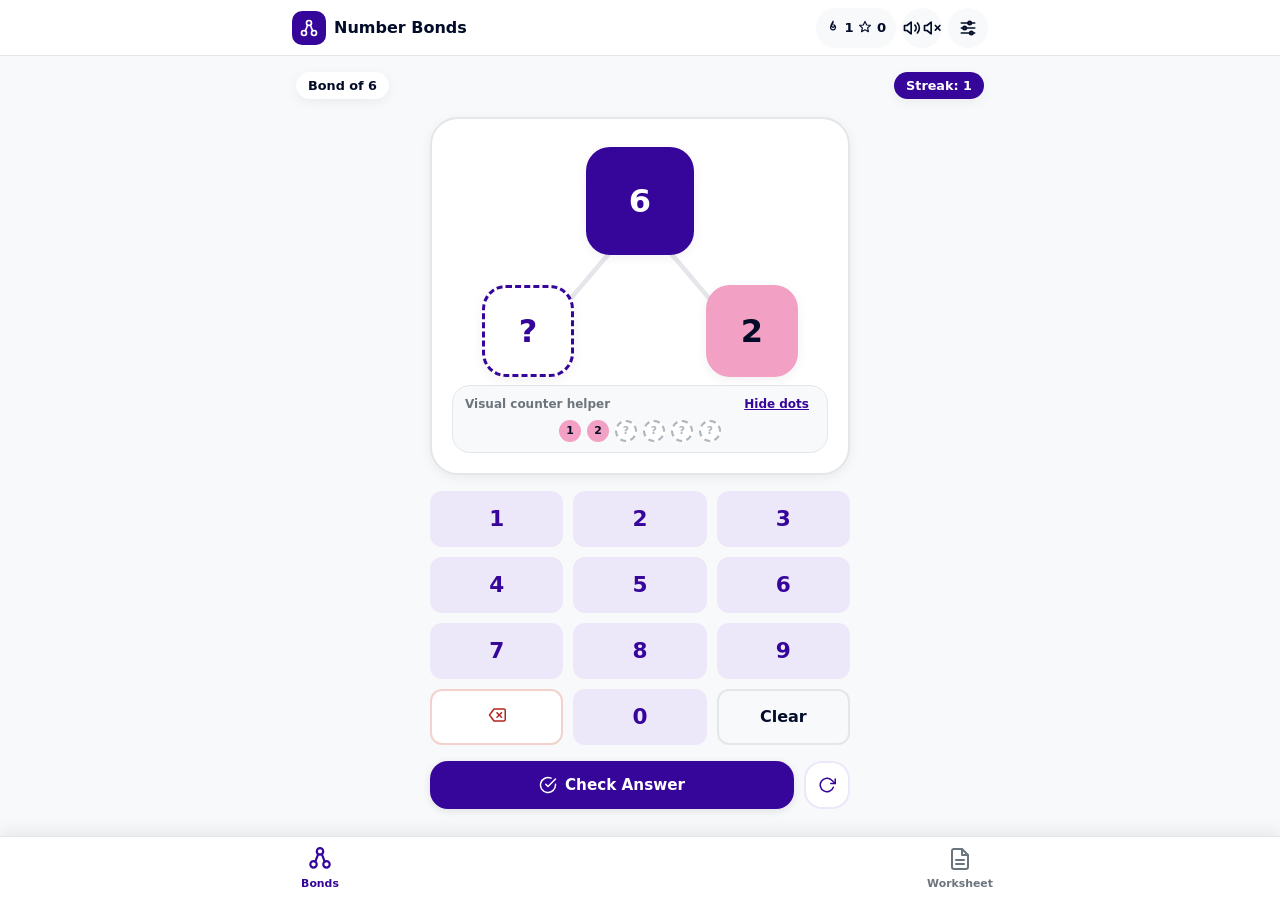
<file: number-bonds/index.html>
<!DOCTYPE html>
<html lang="en">
<head>
<meta charset="UTF-8">
<meta name="viewport" content="width=device-width, initial-scale=1.0, viewport-fit=cover">
<title>Number Bonds Explorer</title>
<meta name="description" content="Number bonds practice — bond-tree flashcards and a printable worksheet grid. Works offline.">
<meta name="theme-color" content="#36069A">
<link rel="manifest" href="manifest.json">
<link rel="apple-touch-icon" href="icons/icon-180.png">
<link rel="icon" type="image/png" sizes="32x32" href="icons/favicon-32.png">
<link rel="icon" type="image/png" sizes="192x192" href="icons/icon-192.png">
<meta name="apple-mobile-web-app-capable" content="yes">
<meta name="apple-mobile-web-app-status-bar-style" content="default">
<meta name="apple-mobile-web-app-title" content="Number Bonds">
<meta name="mobile-web-app-capable" content="yes">
<link rel="stylesheet" href="styles.css">
</head>
<body>

<div id="offline-banner" class="offline-banner" role="status">You're offline — everything still works, progress is saved on this device.</div>

<!-- Slim header: brand + the only two controls used every single time (sound, settings) -->
<header class="app-header">
  <div class="app-header__inner">
    <div class="brand-compact">
      <div class="brand__mark" aria-hidden="true">
        <svg class="icon-svg" viewBox="0 0 24 24" fill="none" stroke="currentColor" stroke-width="2" stroke-linecap="round" stroke-linejoin="round">
          <circle cx="12" cy="6" r="3"></circle>
          <circle cx="6" cy="18" r="3"></circle>
          <circle cx="18" cy="18" r="3"></circle>
          <line x1="10.4" y1="8.4" x2="7.6" y2="15.6"></line>
          <line x1="13.6" y1="8.4" x2="16.4" y2="15.6"></line>
        </svg>
      </div>
      <span class="brand-compact__title">Number Bonds</span>
    </div>
    <div class="header-actions">
      <button id="progress-chip" class="progress-chip" aria-haspopup="dialog" aria-controls="progress-sheet" aria-expanded="false">
        <span aria-hidden="true">
          <svg class="icon-svg" viewBox="0 0 24 24" fill="none" stroke="currentColor" stroke-width="2" stroke-linecap="round" stroke-linejoin="round"><path d="M12 2c1.8 3.5-2.3 4.8-2.3 8.3a2.3 2.3 0 0 0 4.6 0c0-.8-.6-1.5-.6-2.3 1.6.9 2.6 2.6 2.6 4.5a4.3 4.3 0 0 1-8.6 0C7.7 8.2 10.5 6 12 2z"></path></svg>
          <span id="streak-count">0</span>
          <svg class="icon-svg" viewBox="0 0 24 24" fill="none" stroke="currentColor" stroke-width="2" stroke-linecap="round" stroke-linejoin="round"><path d="m12 2.5 2.9 6 6.5.6-4.9 4.5 1.4 6.4L12 16.9 6.1 20l1.4-6.4-4.9-4.5 6.5-.6Z"></path></svg>
          <span id="star-count">0</span>
        </span>
        <span class="sr-only">Open progress and badges</span>
      </button>
      <button id="audio-toggle-btn" class="icon-btn-sm" aria-pressed="true" aria-label="Turn audio prompts off">
        <svg id="audio-icon-on" class="icon-svg" viewBox="0 0 24 24" fill="none" stroke="currentColor" stroke-width="2" stroke-linecap="round" stroke-linejoin="round" aria-hidden="true"><path d="M11 5 6 9H3v6h3l5 4z"></path><path d="M15.5 8.5a5 5 0 0 1 0 7"></path><path d="M18.5 6a9 9 0 0 1 0 12"></path></svg>
        <svg id="audio-icon-off" class="icon-svg" viewBox="0 0 24 24" fill="none" stroke="currentColor" stroke-width="2" stroke-linecap="round" stroke-linejoin="round" aria-hidden="true" hidden><path d="M11 5 6 9H3v6h3l5 4z"></path><line x1="16" y1="9" x2="21.5" y2="14.5"></line><line x1="21.5" y1="9" x2="16" y2="14.5"></line></svg>
      </button>
      <button id="settings-btn" class="icon-btn-sm" aria-haspopup="dialog" aria-controls="settings-sheet" aria-expanded="false" aria-label="Open settings">
        <svg class="icon-svg" viewBox="0 0 24 24" fill="none" stroke="currentColor" stroke-width="2" stroke-linecap="round" stroke-linejoin="round" aria-hidden="true"><line x1="4" y1="6" x2="20" y2="6"></line><circle cx="14" cy="6" r="2"></circle><line x1="4" y1="12" x2="20" y2="12"></line><circle cx="8" cy="12" r="2"></circle><line x1="4" y1="18" x2="20" y2="18"></line><circle cx="16" cy="18" r="2"></circle></svg>
      </button>
    </div>
  </div>
</header>

<!-- Game content comes immediately after the header — this is the primary thing on screen -->
<main>

  <!-- BONDS (practice) -->
  <section id="mode-bonds" class="mode-section" role="tabpanel" aria-labelledby="tab-bonds">
    <div class="section-row">
      <span class="pill">Bond of <strong id="bond-target-label">6</strong></span>
      <span class="pill pill--accent">Streak: <span id="bond-streak">0</span></span>
    </div>

    <div class="section-body">
      <div class="bond-card">
        <div class="bond-stage">
          <svg class="bond-lines" viewBox="0 0 300 230" preserveAspectRatio="none" aria-hidden="true">
            <line x1="150" y1="70" x2="72" y2="185"></line>
            <line x1="150" y1="70" x2="228" y2="185"></line>
          </svg>

          <button id="node-whole" class="bond-node bond-node--whole" aria-label="Whole number">
            <span id="val-whole">6</span>
          </button>
          <button id="node-partA" class="bond-node bond-node--partA" aria-label="First part">
            <span id="val-partA">4</span>
          </button>
          <button id="node-partB" class="bond-node bond-node--partB" aria-label="Second part">
            <span id="val-partB">2</span>
          </button>
        </div>

        <div class="dots-helper">
          <div class="dots-helper__row">
            <span class="dots-helper__label">Visual counter helper</span>
            <button id="dots-toggle-btn" class="dots-helper__toggle" type="button">Hide dots</button>
          </div>
          <div id="dots-grid" class="dots-grid"></div>
        </div>
      </div>

      <div class="keypad" id="keypad">
        <button class="key-tile" data-digit="1">1</button>
        <button class="key-tile" data-digit="2">2</button>
        <button class="key-tile" data-digit="3">3</button>
        <button class="key-tile" data-digit="4">4</button>
        <button class="key-tile" data-digit="5">5</button>
        <button class="key-tile" data-digit="6">6</button>
        <button class="key-tile" data-digit="7">7</button>
        <button class="key-tile" data-digit="8">8</button>
        <button class="key-tile" data-digit="9">9</button>
        <button id="key-backspace" class="key-tile key-tile--danger" aria-label="Backspace">
          <svg class="icon-svg" viewBox="0 0 24 24" fill="none" stroke="currentColor" stroke-width="2" stroke-linecap="round" stroke-linejoin="round" aria-hidden="true"><path d="M21 4H8l-6 8 6 8h13a2 2 0 0 0 2-2V6a2 2 0 0 0-2-2z"></path><line x1="18" y1="9" x2="12" y2="15"></line><line x1="12" y1="9" x2="18" y2="15"></line></svg>
        </button>
        <button class="key-tile" data-digit="0">0</button>
        <button id="key-clear" class="key-tile key-tile--ghost">Clear</button>
      </div>

      <div class="bond-actions">
        <button id="check-bond-btn" class="btn btn--primary">
          <svg class="icon-svg" viewBox="0 0 24 24" fill="none" stroke="currentColor" stroke-width="2" stroke-linecap="round" stroke-linejoin="round" aria-hidden="true"><path d="M22 11.08V12a10 10 0 1 1-5.93-9.14"></path><polyline points="22 4 12 14.01 9 11.01"></polyline></svg>
          Check Answer
        </button>
        <button id="new-bond-btn" class="btn btn--icon" title="New question" aria-label="New question">
          <svg class="icon-svg" viewBox="0 0 24 24" fill="none" stroke="currentColor" stroke-width="2" stroke-linecap="round" stroke-linejoin="round" aria-hidden="true"><polyline points="23 4 23 10 17 10"></polyline><path d="M20.49 15a9 9 0 1 1-2.12-9.36L23 10"></path></svg>
        </button>
      </div>
      <p id="bond-feedback" class="sr-only" role="status" aria-live="polite"></p>
    </div>
  </section>

  <!-- WORKSHEET (printable grid) -->
  <section id="mode-worksheet" class="mode-section" role="tabpanel" aria-labelledby="tab-worksheet" hidden>

    <!-- Only visible in print — screen users see the toolbar instead -->
    <div class="print-only print-header">
      <h2>Number Bonds Worksheet — <span id="print-target-label">6</span></h2>
      <div class="print-fields">Name:<span></span> &nbsp; Date:<span></span></div>
    </div>

    <div class="worksheet-toolbar no-print">
      <div>
        <span class="worksheet-toolbar__title">Worksheet · Bond of <span id="worksheet-target-label">6</span></span>
        <span class="worksheet-toolbar__hint">Fill in every missing number.</span>
      </div>
      <div class="worksheet-toolbar__actions">
        <button id="new-worksheet-btn" class="btn btn--ghost btn--sm">
          <svg class="icon-svg" viewBox="0 0 24 24" fill="none" stroke="currentColor" stroke-width="2" stroke-linecap="round" stroke-linejoin="round" aria-hidden="true"><polyline points="23 4 23 10 17 10"></polyline><path d="M20.49 15a9 9 0 1 1-2.12-9.36L23 10"></path></svg>
          New Sheet
        </button>
        <button id="print-worksheet-btn" class="btn btn--ghost btn--sm">
          <svg class="icon-svg" viewBox="0 0 24 24" fill="none" stroke="currentColor" stroke-width="2" stroke-linecap="round" stroke-linejoin="round" aria-hidden="true"><polyline points="6 9 6 2 18 2 18 9"></polyline><path d="M6 18H4a2 2 0 0 1-2-2v-5a2 2 0 0 1 2-2h16a2 2 0 0 1 2 2v5a2 2 0 0 1-2 2h-2"></path><rect x="6" y="14" width="12" height="8"></rect></svg>
          Print
        </button>
        <button id="check-worksheet-btn" class="btn btn--primary btn--sm">
          <svg class="icon-svg" viewBox="0 0 24 24" fill="none" stroke="currentColor" stroke-width="2" stroke-linecap="round" stroke-linejoin="round" aria-hidden="true"><path d="M22 11.08V12a10 10 0 1 1-5.93-9.14"></path><polyline points="22 4 12 14.01 9 11.01"></polyline></svg>
          Grade
        </button>
      </div>
    </div>

    <div id="worksheet-grid" class="worksheet-grid"></div>
    <p id="worksheet-feedback" class="sr-only no-print" role="status" aria-live="polite"></p>
  </section>

</main>

<!-- Bottom tab bar — the 2 kid-facing modes, thumb-reachable for one-handed use -->
<nav class="bottom-nav" role="tablist" aria-label="Game modes">
  <button class="nav-tab" role="tab" id="tab-bonds" aria-selected="true" aria-controls="mode-bonds">
    <span class="nav-tab__icon"><svg class="icon-svg" viewBox="0 0 24 24" fill="none" stroke="currentColor" stroke-width="2" stroke-linecap="round" stroke-linejoin="round" aria-hidden="true"><circle cx="12" cy="6" r="3"></circle><circle cx="6" cy="18" r="3"></circle><circle cx="18" cy="18" r="3"></circle><line x1="10.4" y1="8.4" x2="7.6" y2="15.6"></line><line x1="13.6" y1="8.4" x2="16.4" y2="15.6"></line></svg></span><span class="nav-tab__label">Bonds</span>
  </button>
  <button class="nav-tab" role="tab" id="tab-worksheet" aria-selected="false" aria-controls="mode-worksheet">
    <span class="nav-tab__icon"><svg class="icon-svg" viewBox="0 0 24 24" fill="none" stroke="currentColor" stroke-width="2" stroke-linecap="round" stroke-linejoin="round" aria-hidden="true"><path d="M14 2H6a2 2 0 0 0-2 2v16a2 2 0 0 0 2 2h12a2 2 0 0 0 2-2V8z"></path><polyline points="14 2 14 8 20 8"></polyline><line x1="8" y1="13" x2="16" y2="13"></line><line x1="8" y1="17" x2="16" y2="17"></line></svg></span><span class="nav-tab__label">Worksheet</span>
  </button>
</nav>

<!-- Progress sheet: streak, stars, badges — opt-in detail, not permanent chrome -->
<div class="sheet-backdrop" id="progress-backdrop" hidden></div>
<div class="sheet" id="progress-sheet" role="dialog" aria-modal="true" aria-labelledby="progress-sheet-title" hidden>
  <div class="sheet__handle" aria-hidden="true"></div>
  <div class="sheet__header">
    <h2 id="progress-sheet-title" class="sheet__title">My Progress</h2>
    <button class="sheet__close" id="progress-sheet-close" aria-label="Close">✕</button>
  </div>
  <div class="progress-summary">
    <div class="progress-summary__item"><span class="progress-summary__num"><svg class="icon-svg" viewBox="0 0 24 24" fill="none" stroke="currentColor" stroke-width="2" stroke-linecap="round" stroke-linejoin="round" aria-hidden="true"><path d="M12 2c1.8 3.5-2.3 4.8-2.3 8.3a2.3 2.3 0 0 0 4.6 0c0-.8-.6-1.5-.6-2.3 1.6.9 2.6 2.6 2.6 4.5a4.3 4.3 0 0 1-8.6 0C7.7 8.2 10.5 6 12 2z"></path></svg> <span id="streak-count-lg">0</span></span><span class="progress-summary__label">day streak</span></div>
    <div class="progress-summary__item"><span class="progress-summary__num"><svg class="icon-svg" viewBox="0 0 24 24" fill="none" stroke="currentColor" stroke-width="2" stroke-linecap="round" stroke-linejoin="round" aria-hidden="true"><path d="m12 2.5 2.9 6 6.5.6-4.9 4.5 1.4 6.4L12 16.9 6.1 20l1.4-6.4-4.9-4.5 6.5-.6Z"></path></svg> <span id="star-count-lg">0</span></span><span class="progress-summary__label">stars earned</span></div>
  </div>
  <h3 class="sheet__subtitle">Badges</h3>
  <div class="badge-row" id="badge-row" aria-label="Badges earned"></div>
</div>

<!-- Settings sheet: target number, install app, sound -->
<div class="sheet-backdrop" id="settings-backdrop" hidden></div>
<div class="sheet" id="settings-sheet" role="dialog" aria-modal="true" aria-labelledby="settings-sheet-title" hidden>
  <div class="sheet__handle" aria-hidden="true"></div>
  <div class="sheet__header">
    <h2 id="settings-sheet-title" class="sheet__title">Settings</h2>
    <button class="sheet__close" id="settings-sheet-close" aria-label="Close">✕</button>
  </div>

  <h3 class="sheet__subtitle">Practice which target number?</h3>
  <div class="module-grid" id="target-grid" role="group" aria-label="Choose target number"></div>
  <div class="custom-target-row">
    <button id="target-minus-btn" class="stepper-btn" aria-label="Decrease target">−</button>
    <input type="number" id="custom-target-input" class="custom-target-input" min="2" max="100" value="12" aria-label="Custom target number">
    <button id="target-plus-btn" class="stepper-btn" aria-label="Increase target">+</button>
  </div>
  <input type="range" id="custom-target-slider" class="range-input" min="2" max="100" value="12" aria-label="Custom target number slider">
  <button id="apply-target-btn" class="btn btn--accent sheet__wide-btn" style="margin-top:12px;">Use this target number</button>

  <h3 class="sheet__subtitle">Reading voice</h3>
  <label for="voice-select" class="sr-only">Choose narration voice</label>
  <select id="voice-select" class="select-input"></select>
  <button id="test-voice-btn" class="btn btn--ghost sheet__wide-btn" style="margin-top:10px;"><svg class="icon-svg" viewBox="0 0 24 24" fill="none" stroke="currentColor" stroke-width="2" stroke-linecap="round" stroke-linejoin="round" aria-hidden="true"><path d="M11 5 6 9H3v6h3l5 4z"></path><path d="M15.5 8.5a5 5 0 0 1 0 7"></path><path d="M18.5 6a9 9 0 0 1 0 12"></path></svg> Test this voice</button>

  <h3 class="sheet__subtitle">More</h3>
  <button id="install-app-btn" class="btn btn--primary sheet__wide-btn" hidden>⬇️ Install app to home screen</button>
  <p class="sheet__hint" id="install-hint">On Android, tap the ⋮ menu in Chrome and choose <strong>Install app</strong> or <strong>Add to Home screen</strong>. On iPhone, tap Share → <strong>Add to Home Screen</strong>.</p>

  <h3 class="sheet__subtitle">Reset</h3>
  <button id="reset-progress-btn" class="btn btn--ghost sheet__wide-btn btn--danger">🗑️ Reset stars, streak &amp; badges</button>
  <p class="sheet__hint">This clears stars, streak, and badges on this device only. Sound, voice, and target number stay as they are.</p>

  <p class="sheet__meta">Number Bonds Explorer · Addition &amp; subtraction to 100</p>
</div>

<canvas id="confetti-canvas" aria-hidden="true"></canvas>
<div id="toast" class="toast" role="status" aria-live="polite"></div>

<script src="app.js"></script>
</body>
</html>
</file>
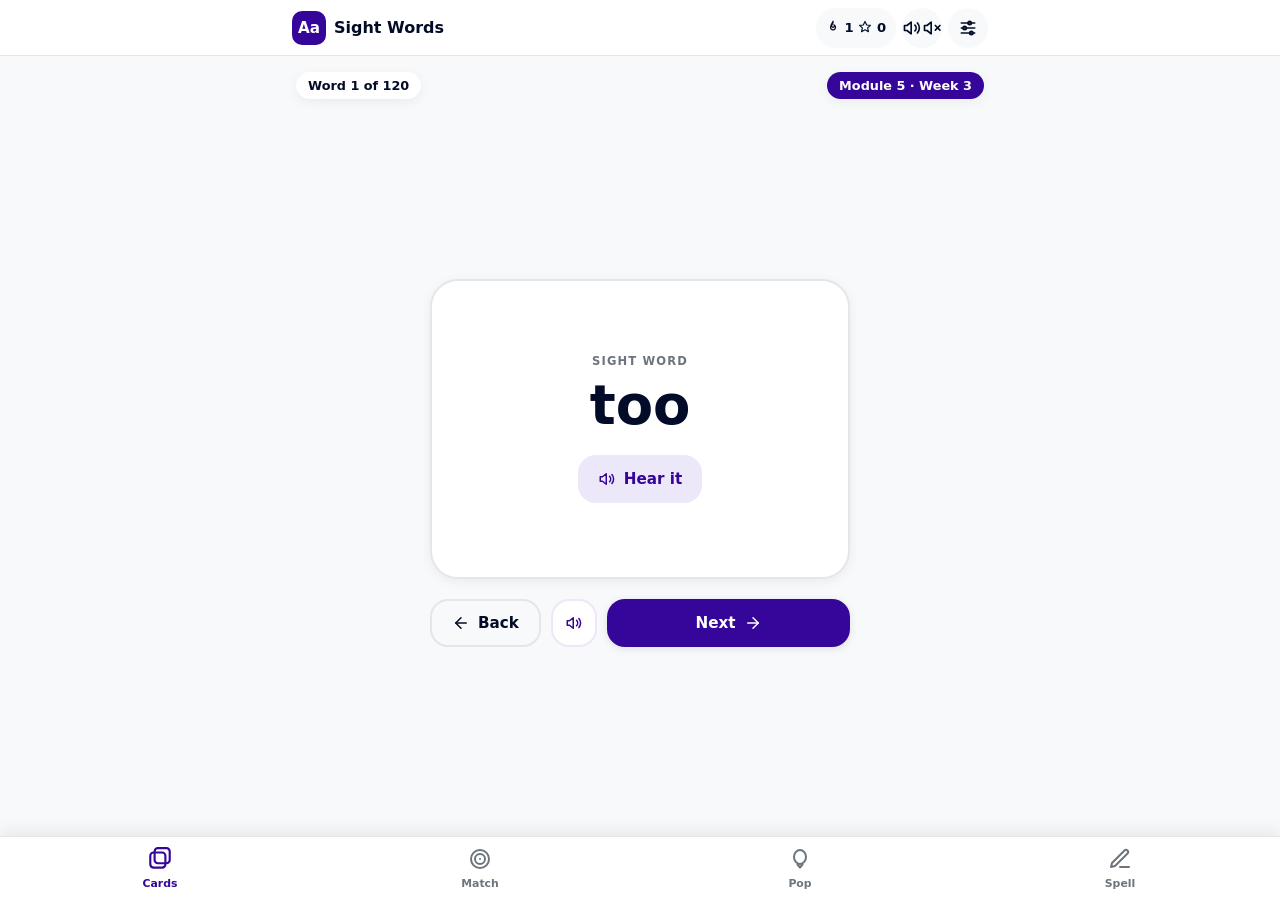
<file: sight-words/index.html>
<!DOCTYPE html>
<html lang="en">
<head>
<meta charset="UTF-8">
<meta name="viewport" content="width=device-width, initial-scale=1.0, viewport-fit=cover">
<title>Sight Words Explorer</title>
<meta name="description" content="HMH Into Reading Kindergarten sight words practice — offline-friendly, playable on the go.">
<meta name="theme-color" content="#36069A">
<link rel="manifest" href="manifest.json">
<link rel="apple-touch-icon" href="icons/icon-180.png">
<link rel="icon" type="image/png" sizes="32x32" href="icons/favicon-32.png">
<link rel="icon" type="image/png" sizes="192x192" href="icons/icon-192.png">
<meta name="apple-mobile-web-app-capable" content="yes">
<meta name="apple-mobile-web-app-status-bar-style" content="default">
<meta name="apple-mobile-web-app-title" content="Sight Words">
<meta name="mobile-web-app-capable" content="yes">
<link rel="stylesheet" href="styles.css">
</head>
<body>

<div id="offline-banner" class="offline-banner" role="status">You're offline — everything still works, progress is saved on this device.</div>

<!-- Slim header: brand + the only two controls used every single time (sound, settings) -->
<header class="app-header">
  <div class="app-header__inner">
    <div class="brand-compact">
      <div class="brand__mark" aria-hidden="true">Aa</div>
      <span class="brand-compact__title">Sight Words</span>
    </div>
    <div class="header-actions">
      <button id="progress-chip" class="progress-chip" aria-haspopup="dialog" aria-controls="progress-sheet" aria-expanded="false">
        <span aria-hidden="true">
          <svg class="icon-svg" viewBox="0 0 24 24" fill="none" stroke="currentColor" stroke-width="2" stroke-linecap="round" stroke-linejoin="round"><path d="M12 2c1.8 3.5-2.3 4.8-2.3 8.3a2.3 2.3 0 0 0 4.6 0c0-.8-.6-1.5-.6-2.3 1.6.9 2.6 2.6 2.6 4.5a4.3 4.3 0 0 1-8.6 0C7.7 8.2 10.5 6 12 2z"></path></svg>
          <span id="streak-count">0</span>
          <svg class="icon-svg" viewBox="0 0 24 24" fill="none" stroke="currentColor" stroke-width="2" stroke-linecap="round" stroke-linejoin="round"><path d="m12 2.5 2.9 6 6.5.6-4.9 4.5 1.4 6.4L12 16.9 6.1 20l1.4-6.4-4.9-4.5 6.5-.6Z"></path></svg>
          <span id="star-count">0</span>
        </span>
        <span class="sr-only">Open progress and badges</span>
      </button>
      <button id="audio-toggle-btn" class="icon-btn-sm" aria-pressed="true" aria-label="Turn word narration off">
        <svg id="audio-icon-on" class="icon-svg" viewBox="0 0 24 24" fill="none" stroke="currentColor" stroke-width="2" stroke-linecap="round" stroke-linejoin="round" aria-hidden="true"><path d="M11 5 6 9H3v6h3l5 4z"></path><path d="M15.5 8.5a5 5 0 0 1 0 7"></path><path d="M18.5 6a9 9 0 0 1 0 12"></path></svg>
        <svg id="audio-icon-off" class="icon-svg" viewBox="0 0 24 24" fill="none" stroke="currentColor" stroke-width="2" stroke-linecap="round" stroke-linejoin="round" aria-hidden="true" hidden><path d="M11 5 6 9H3v6h3l5 4z"></path><line x1="16" y1="9" x2="21.5" y2="14.5"></line><line x1="21.5" y1="9" x2="16" y2="14.5"></line></svg>
      </button>
      <button id="settings-btn" class="icon-btn-sm" aria-haspopup="dialog" aria-controls="settings-sheet" aria-expanded="false" aria-label="Open settings">
        <svg class="icon-svg" viewBox="0 0 24 24" fill="none" stroke="currentColor" stroke-width="2" stroke-linecap="round" stroke-linejoin="round" aria-hidden="true"><line x1="4" y1="6" x2="20" y2="6"></line><circle cx="14" cy="6" r="2"></circle><line x1="4" y1="12" x2="20" y2="12"></line><circle cx="8" cy="12" r="2"></circle><line x1="4" y1="18" x2="20" y2="18"></line><circle cx="16" cy="18" r="2"></circle></svg>
      </button>
    </div>
  </div>
</header>

<!-- Game content comes immediately after the header — this is the primary thing on screen -->
<main>

  <!-- FLASHCARDS -->
  <section id="mode-flashcards" class="mode-section" role="tabpanel" aria-labelledby="tab-flashcards">
    <div class="section-row">
      <span class="pill" id="card-counter">Word 1 of 120</span>
      <span class="pill pill--accent" id="card-module-tag">Module 1 · Week 1</span>
    </div>

    <div class="section-body">
      <div class="card-flip" id="card-flip" role="button" tabindex="0" aria-label="Flip card to hear the word again">
        <div id="card-inner" class="card-inner">
          <div class="card-face card-face--front">
            <span class="card-eyebrow">Sight word</span>
            <span id="flashcard-word" class="flashcard-word">the</span>
            <button id="hear-word-btn" class="btn btn--accent hear-word-btn"><svg class="icon-svg" viewBox="0 0 24 24" fill="none" stroke="currentColor" stroke-width="2" stroke-linecap="round" stroke-linejoin="round" aria-hidden="true"><path d="M11 5 6 9H3v6h3l5 4z"></path><path d="M15.5 8.5a5 5 0 0 1 0 7"></path><path d="M18.5 6a9 9 0 0 1 0 12"></path></svg> Hear it</button>
          </div>
          <div class="card-face card-face--back">
            <span class="card-eyebrow">Nice work!</span>
            <span class="flashcard-word" id="flashcard-word-back">the</span>
          </div>
        </div>
      </div>

      <div class="flashcard-controls">
        <button id="prev-card-btn" class="btn btn--ghost"><svg class="icon-svg" viewBox="0 0 24 24" fill="none" stroke="currentColor" stroke-width="2" stroke-linecap="round" stroke-linejoin="round" aria-hidden="true"><line x1="19" y1="12" x2="5" y2="12"></line><polyline points="12 19 5 12 12 5"></polyline></svg> Back</button>
        <button id="repeat-audio-btn" class="btn btn--icon" title="Repeat audio" aria-label="Repeat audio"><svg class="icon-svg" viewBox="0 0 24 24" fill="none" stroke="currentColor" stroke-width="2" stroke-linecap="round" stroke-linejoin="round" aria-hidden="true"><path d="M11 5 6 9H3v6h3l5 4z"></path><path d="M15.5 8.5a5 5 0 0 1 0 7"></path><path d="M18.5 6a9 9 0 0 1 0 12"></path></svg></button>
        <button id="next-card-btn" class="btn btn--primary">Next <svg class="icon-svg" viewBox="0 0 24 24" fill="none" stroke="currentColor" stroke-width="2" stroke-linecap="round" stroke-linejoin="round" aria-hidden="true"><line x1="5" y1="12" x2="19" y2="12"></line><polyline points="12 5 19 12 12 19"></polyline></svg></button>
      </div>
    </div>
  </section>

  <!-- QUIZ -->
  <section id="mode-quiz" class="mode-section" role="tabpanel" aria-labelledby="tab-quiz" hidden>
    <div class="section-row">
      <span class="pill pill--accent">Score: <span id="quiz-score">0</span></span>
      <button id="replay-quiz-btn" class="btn btn--ghost"><svg class="icon-svg" viewBox="0 0 24 24" fill="none" stroke="currentColor" stroke-width="2" stroke-linecap="round" stroke-linejoin="round" aria-hidden="true"><path d="M11 5 6 9H3v6h3l5 4z"></path><path d="M15.5 8.5a5 5 0 0 1 0 7"></path><path d="M18.5 6a9 9 0 0 1 0 12"></path></svg> Say it again</button>
    </div>
    <div class="section-body">
      <h2 class="task-heading">Listen, then tap the matching word</h2>
      <p class="task-subheading">Tap the button above anytime to hear it again.</p>
      <div id="quiz-options-grid" class="quiz-options"></div>
      <div id="quiz-feedback" class="feedback-line" role="status" aria-live="polite"></div>
    </div>
  </section>

  <!-- BALLOONS -->
  <section id="mode-balloons" class="mode-section" role="tabpanel" aria-labelledby="tab-balloons" hidden>
    <div class="section-row">
      <span class="pill pill--accent" id="balloon-score">Pops: 0</span>
      <span class="pill">Find: <strong id="balloon-target">the</strong>
        <button id="replay-balloon-btn" class="icon-btn-sm icon-btn-sm--inline" aria-label="Hear target word again"><svg class="icon-svg" viewBox="0 0 24 24" fill="none" stroke="currentColor" stroke-width="2" stroke-linecap="round" stroke-linejoin="round" aria-hidden="true"><path d="M11 5 6 9H3v6h3l5 4z"></path><path d="M15.5 8.5a5 5 0 0 1 0 7"></path><path d="M18.5 6a9 9 0 0 1 0 12"></path></svg></button>
      </span>
    </div>
    <div class="section-body">
      <div class="balloon-stage" id="balloon-stage">
        <div id="balloon-field" style="position:absolute;inset:0;"></div>
      </div>
    </div>
  </section>

  <!-- SPELLING -->
  <section id="mode-spelling" class="mode-section" role="tabpanel" aria-labelledby="tab-spelling" hidden>
    <div class="section-body">
      <p class="pill pill--accent" style="margin-bottom:8px;">Spelling Practice</p>
      <h2 class="task-heading">Spell the sight word</h2>
      <button id="hear-spelling-btn" class="btn btn--ghost" style="margin-bottom:22px;"><svg class="icon-svg" viewBox="0 0 24 24" fill="none" stroke="currentColor" stroke-width="2" stroke-linecap="round" stroke-linejoin="round" aria-hidden="true"><path d="M11 5 6 9H3v6h3l5 4z"></path><path d="M15.5 8.5a5 5 0 0 1 0 7"></path><path d="M18.5 6a9 9 0 0 1 0 12"></path></svg> Hear word</button>
      <div id="spelling-slots" class="spelling-slots"></div>
      <div id="spelling-tiles" class="spelling-tiles"></div>
      <div id="spelling-feedback" class="feedback-line" role="status" aria-live="polite"></div>
      <button id="skip-spelling-btn" class="btn btn--primary" style="margin-top:20px;">Skip / Next ➡️</button>
    </div>
  </section>

  <!-- DATASET (parent tool — reached via Settings, not the kid-facing bottom nav) -->
  <section id="mode-dataset" class="mode-section" role="tabpanel" aria-labelledby="tab-dataset" hidden>
    <button id="dataset-back-btn" class="btn btn--ghost" style="align-self:flex-start;margin-bottom:14px;">⬅️ Back to games</button>
    <div class="section-row">
      <h2 class="task-heading" style="margin:0;">Full word list (120 words)</h2>
      <button id="copy-json-btn" class="btn btn--ghost">📋 Copy JSON</button>
    </div>
    <div class="dataset-panel">
      <pre id="json-display" class="dataset-json"></pre>
    </div>
  </section>

</main>

<!-- Bottom tab bar — the 4 kid-facing games, thumb-reachable for one-handed use -->
<nav class="bottom-nav" role="tablist" aria-label="Game modes">
  <button class="nav-tab" role="tab" id="tab-flashcards" aria-selected="true" aria-controls="mode-flashcards">
    <span class="nav-tab__icon"><svg class="icon-svg" viewBox="0 0 24 24" fill="none" stroke="currentColor" stroke-width="2" stroke-linecap="round" stroke-linejoin="round" aria-hidden="true"><rect x="3" y="7" width="14" height="14" rx="3"></rect><rect x="7" y="3" width="14" height="14" rx="3"></rect></svg></span><span class="nav-tab__label">Cards</span>
  </button>
  <button class="nav-tab" role="tab" id="tab-quiz" aria-selected="false" aria-controls="mode-quiz">
    <span class="nav-tab__icon"><svg class="icon-svg" viewBox="0 0 24 24" fill="none" stroke="currentColor" stroke-width="2" stroke-linecap="round" stroke-linejoin="round" aria-hidden="true"><circle cx="12" cy="12" r="9"></circle><circle cx="12" cy="12" r="5"></circle><circle cx="12" cy="12" r="1" fill="currentColor" stroke="none"></circle></svg></span><span class="nav-tab__label">Match</span>
  </button>
  <button class="nav-tab" role="tab" id="tab-balloons" aria-selected="false" aria-controls="mode-balloons">
    <span class="nav-tab__icon"><svg class="icon-svg" viewBox="0 0 24 24" fill="none" stroke="currentColor" stroke-width="2" stroke-linecap="round" stroke-linejoin="round" aria-hidden="true"><ellipse cx="12" cy="10" rx="6" ry="7"></ellipse><path d="M9.5 17.5 12 20.5 14.5 17.5"></path></svg></span><span class="nav-tab__label">Pop</span>
  </button>
  <button class="nav-tab" role="tab" id="tab-spelling" aria-selected="false" aria-controls="mode-spelling">
    <span class="nav-tab__icon"><svg class="icon-svg" viewBox="0 0 24 24" fill="none" stroke="currentColor" stroke-width="2" stroke-linecap="round" stroke-linejoin="round" aria-hidden="true"><path d="M12 20h9"></path><path d="M16.5 3.5a2.12 2.12 0 0 1 3 3L7 19l-4 1 1-4Z"></path></svg></span><span class="nav-tab__label">Spell</span>
  </button>
</nav>
<!-- Hidden control kept for JS mode-switching logic; dataset isn't a bottom-nav tab, see Settings sheet -->
<button id="tab-dataset" aria-controls="mode-dataset" hidden></button>

<!-- Progress sheet: streak, stars, badges — opt-in detail, not permanent chrome -->
<div class="sheet-backdrop" id="progress-backdrop" hidden></div>
<div class="sheet" id="progress-sheet" role="dialog" aria-modal="true" aria-labelledby="progress-sheet-title" hidden>
  <div class="sheet__handle" aria-hidden="true"></div>
  <div class="sheet__header">
    <h2 id="progress-sheet-title" class="sheet__title">My Progress</h2>
    <button class="sheet__close" id="progress-sheet-close" aria-label="Close">✕</button>
  </div>
  <div class="progress-summary">
    <div class="progress-summary__item"><span class="progress-summary__num"><svg class="icon-svg" viewBox="0 0 24 24" fill="none" stroke="currentColor" stroke-width="2" stroke-linecap="round" stroke-linejoin="round" aria-hidden="true"><path d="M12 2c1.8 3.5-2.3 4.8-2.3 8.3a2.3 2.3 0 0 0 4.6 0c0-.8-.6-1.5-.6-2.3 1.6.9 2.6 2.6 2.6 4.5a4.3 4.3 0 0 1-8.6 0C7.7 8.2 10.5 6 12 2z"></path></svg> <span id="streak-count-lg">0</span></span><span class="progress-summary__label">day streak</span></div>
    <div class="progress-summary__item"><span class="progress-summary__num"><svg class="icon-svg" viewBox="0 0 24 24" fill="none" stroke="currentColor" stroke-width="2" stroke-linecap="round" stroke-linejoin="round" aria-hidden="true"><path d="m12 2.5 2.9 6 6.5.6-4.9 4.5 1.4 6.4L12 16.9 6.1 20l1.4-6.4-4.9-4.5 6.5-.6Z"></path></svg> <span id="star-count-lg">0</span></span><span class="progress-summary__label">stars earned</span></div>
  </div>
  <h3 class="sheet__subtitle">Badges</h3>
  <div class="badge-row" id="badge-row" aria-label="Badges earned"></div>
</div>

<!-- Settings sheet: word-set filter, install app, full word list, sound -->
<div class="sheet-backdrop" id="settings-backdrop" hidden></div>
<div class="sheet" id="settings-sheet" role="dialog" aria-modal="true" aria-labelledby="settings-sheet-title" hidden>
  <div class="sheet__handle" aria-hidden="true"></div>
  <div class="sheet__header">
    <h2 id="settings-sheet-title" class="sheet__title">Settings</h2>
    <button class="sheet__close" id="settings-sheet-close" aria-label="Close">✕</button>
  </div>

  <h3 class="sheet__subtitle">Practice which words?</h3>
  <div class="module-grid" id="module-grid" role="group" aria-label="Choose word module"></div>

  <h3 class="sheet__subtitle">Reading voice</h3>
  <label for="voice-select" class="sr-only">Choose narration voice</label>
  <select id="voice-select" class="select-input"></select>
  <button id="test-voice-btn" class="btn btn--ghost sheet__wide-btn" style="margin-top:10px;"><svg class="icon-svg" viewBox="0 0 24 24" fill="none" stroke="currentColor" stroke-width="2" stroke-linecap="round" stroke-linejoin="round" aria-hidden="true"><path d="M11 5 6 9H3v6h3l5 4z"></path><path d="M15.5 8.5a5 5 0 0 1 0 7"></path><path d="M18.5 6a9 9 0 0 1 0 12"></path></svg> Test this voice</button>

  <h3 class="sheet__subtitle">More</h3>
  <button id="open-dataset-btn" class="btn btn--ghost sheet__wide-btn">📊 View full word list</button>
  <button id="install-app-btn" class="btn btn--primary sheet__wide-btn" hidden>⬇️ Install app to home screen</button>
  <p class="sheet__hint" id="install-hint">On Android, tap the ⋮ menu in Chrome and choose <strong>Install app</strong> or <strong>Add to Home screen</strong>. On iPhone, tap Share → <strong>Add to Home Screen</strong>.</p>

  <h3 class="sheet__subtitle">Reset</h3>
  <button id="reset-progress-btn" class="btn btn--ghost sheet__wide-btn btn--danger">🗑️ Reset stars, streak &amp; badges</button>
  <p class="sheet__hint">This clears stars, streak, and badges on this device only. Sound and voice settings stay as they are.</p>

  <p class="sheet__meta">HMH Into Reading · Kindergarten High Frequency Words · 120 words</p>
</div>

<canvas id="confetti-canvas" aria-hidden="true"></canvas>
<div id="toast" class="toast" role="status" aria-live="polite"></div>

<script src="app.js"></script>
</body>
</html>
</file>
<file: number-bonds/styles.css>
/* ============================================================
   Number Bonds Explorer — Calm theme
   Same design system as Sight Words Explorer. WCAG AA verified
   pairs only. See README for the contrast table.

   Layout principle: minimal fixed chrome (slim header + bottom
   nav), game content is the first and largest thing on screen.
   Progress/badges and settings (target number, sound) are opt-in
   sheets, not permanent chrome.

   Color principle: one primary color (purple) drives every key
   action. Soft pastels are used only for the bond-tree parts and
   other non-critical decoration — never for buttons or body text.
   ============================================================ */

:root {
  /* Brand palette — the single primary color for all key actions */
  --purple: #36069A;
  --purple-deep: #2A0578;
  --purple-tint: #EDE7FA;             /* secondary-button fill; purple text: 10.6:1 */
  --pink-deep: #C23B74;               /* reserved for badge/rare emphasis, not buttons */
  --navy: #020C28;

  /* Soft pastel set — decorative only (bond parts, badges, confetti).
     Rule: navy text on any of these passes AA comfortably (9.2–11.5:1).
     Never used for buttons or as a text/icon color on white. */
  --soft-blue: #8FBCF2;
  --soft-mint: #84D9A8;
  --soft-pink: #F2A0C4;
  --soft-lavender: #BBA8F0;
  --soft-peach: #F5B77E;

  /* Neutrals */
  --white: #FFFFFF;
  --bg: #F8F9FA;
  --gray-200: #E4E6EA;                /* the one border color, used everywhere */
  --gray-600: #6C757D;
  --gray-300: #ADB5BD;

  /* Semantic (AA-checked) */
  --text-primary: var(--navy);        /* 19.3:1 on white/bg */
  --text-muted: var(--gray-600);      /* 4.69:1 on white — 16px+ only */
  --surface: var(--white);
  --page-bg: var(--bg);

  --success: #1E7A34;                 /* 4.6:1+ on white */
  --success-bg: #E6F4EA;
  --error: #B3261E;                   /* 5.9:1 on white */
  --error-bg: #FDECEA;

  --radius-lg: 28px;
  --radius-md: 18px;
  --radius-sm: 12px;
  --tap-min: 48px;                    /* min touch target */

  --header-h: 56px;
  --nav-h: 64px;

  --shadow-card: 0 3px 12px rgba(2, 12, 40, 0.06);
  --shadow-btn: 0 2px 8px rgba(2, 12, 40, 0.10);
}

* { box-sizing: border-box; }

html, body {
  margin: 0;
  padding: 0;
  height: 100%;
}

body {
  font-family: system-ui, -apple-system, Roboto, "Segoe UI", sans-serif;
  background: var(--page-bg);
  color: var(--text-primary);
  min-height: 100vh;
  min-height: 100dvh;
  display: flex;
  flex-direction: column;
  -webkit-tap-highlight-color: transparent;
  overscroll-behavior-y: contain;
}

h1, h2, h3 { margin: 0; font-weight: 800; letter-spacing: -0.01em; }

button {
  font-family: inherit;
  cursor: pointer;
  border: none;
  background: none;
  -webkit-tap-highlight-color: transparent;
}

button:focus-visible,
input:focus-visible,
select:focus-visible,
a:focus-visible {
  outline: 3px solid var(--purple);
  outline-offset: 2px;
}

/* ---------- Header (slim — brand + sound + settings only) ---------- */

.app-header {
  background: var(--surface);
  border-bottom: 1px solid var(--gray-200);
  position: sticky;
  top: 0;
  z-index: 50;
  height: var(--header-h);
}

/* Unified icon language — one outline style everywhere instead of mixed emoji */
.icon-svg { display: inline-block; width: 18px; height: 18px; flex-shrink: 0; }
.icon-btn-sm .icon-svg { width: 20px; height: 20px; }
.nav-tab__icon .icon-svg { width: 24px; height: 24px; }
.progress-chip .icon-svg { width: 14px; height: 14px; vertical-align: -2px; }
.progress-summary__num .icon-svg { width: 22px; height: 22px; vertical-align: -4px; }

.app-header__inner {
  max-width: 720px;
  height: 100%;
  margin: 0 auto;
  padding: 0 12px;
  display: flex;
  align-items: center;
  justify-content: space-between;
  gap: 8px;
}

.brand-compact {
  display: flex;
  align-items: center;
  gap: 8px;
  min-width: 0;
}

.brand__mark {
  background: var(--purple);
  color: var(--white);
  width: 34px;
  height: 34px;
  border-radius: 10px;
  display: flex;
  align-items: center;
  justify-content: center;
  flex-shrink: 0;
}
.brand__mark .icon-svg { width: 20px; height: 20px; }

.brand-compact__title {
  font-size: 1rem;
  font-weight: 800;
  color: var(--text-primary);
  white-space: nowrap;
  overflow: hidden;
  text-overflow: ellipsis;
}

.header-actions {
  display: flex;
  align-items: center;
  gap: 6px;
  flex-shrink: 0;
}

.progress-chip {
  background: var(--bg);
  color: var(--text-primary);
  border-radius: 999px;
  padding: 8px 10px;
  min-height: 40px;
  font-weight: 800;
  font-size: 0.82rem;
  white-space: nowrap;
}
.progress-chip:active { transform: scale(0.95); }

.icon-btn-sm {
  width: 40px;
  height: 40px;
  border-radius: 50%;
  background: var(--bg);
  color: var(--text-primary);
  display: inline-flex;
  align-items: center;
  justify-content: center;
  font-size: 1.1rem;
  flex-shrink: 0;
  transition: transform .12s ease, background .15s ease;
}
.icon-btn-sm:active { transform: scale(0.92); }
.icon-btn-sm[aria-pressed="false"] { background: #F1F2F4; color: var(--text-muted); }
.icon-btn-sm--inline { width: 32px; height: 32px; font-size: 0.9rem; margin-left: 4px; display: inline-flex; vertical-align: middle; }

/* ---------- Main / sections ---------- */

main {
  flex: 1;
  max-width: 720px;
  width: 100%;
  margin: 0 auto;
  padding: 16px 16px calc(var(--nav-h) + 24px);
  display: flex;
  flex-direction: column;
  align-items: center;
}

.mode-section {
  width: 100%;
  flex: 1;
  display: flex;
  flex-direction: column;
  align-items: center;
}
.mode-section[hidden] { display: none; }

.section-body {
  width: 100%;
  flex: 1;
  display: flex;
  flex-direction: column;
  align-items: center;
  justify-content: center;
}

.section-row {
  width: 100%;
  display: flex;
  justify-content: space-between;
  align-items: center;
  gap: 8px;
  margin-bottom: 14px;
  flex-wrap: wrap;
}

.pill {
  background: var(--surface);
  padding: 6px 12px;
  border-radius: 999px;
  font-weight: 700;
  font-size: 0.8rem;
  box-shadow: var(--shadow-card);
  color: var(--text-primary);
}
.pill--accent { background: var(--purple); color: var(--white); }

.task-heading { font-size: 1.25rem; margin-bottom: 4px; text-align: center; }
.task-subheading { color: var(--text-muted); font-size: 0.85rem; margin: 0 0 18px; text-align: center; }

/* ---------- Bottom nav ---------- */

.bottom-nav {
  position: fixed;
  left: 0;
  right: 0;
  bottom: 0;
  height: calc(var(--nav-h) + env(safe-area-inset-bottom, 0px));
  padding-bottom: env(safe-area-inset-bottom, 0px);
  background: var(--surface);
  border-top: 1px solid var(--gray-200);
  box-shadow: 0 -4px 16px rgba(2,12,40,0.08);
  display: flex;
  z-index: 60;
}

.nav-tab {
  flex: 1;
  display: flex;
  flex-direction: column;
  align-items: center;
  justify-content: center;
  gap: 2px;
  color: var(--text-muted);
  font-weight: 700;
}
.nav-tab__icon { font-size: 1.4rem; line-height: 1; }
.nav-tab__label { font-size: 0.68rem; }
.nav-tab[aria-selected="true"] { color: var(--purple); }
.nav-tab[aria-selected="true"] .nav-tab__icon { transform: translateY(-1px) scale(1.08); }
.nav-tab:active { transform: scale(0.94); }

/* ---------- Sheets (Progress, Settings) ---------- */

.sheet-backdrop {
  position: fixed;
  inset: 0;
  background: rgba(2, 12, 40, 0.45);
  z-index: 90;
}
.sheet-backdrop[hidden] { display: none; }

.sheet {
  position: fixed;
  left: 0;
  right: 0;
  bottom: 0;
  max-height: 82vh;
  overflow-y: auto;
  background: var(--surface);
  border-radius: 24px 24px 0 0;
  padding: 10px 20px calc(24px + env(safe-area-inset-bottom, 0px));
  z-index: 95;
  box-shadow: 0 -8px 30px rgba(2,12,40,0.25);
  animation: sheet-up .22s ease-out;
}
.sheet[hidden] { display: none; }

@keyframes sheet-up {
  from { transform: translateY(16px); opacity: 0.4; }
  to { transform: translateY(0); opacity: 1; }
}

.sheet__handle {
  width: 40px;
  height: 5px;
  border-radius: 3px;
  background: var(--gray-300);
  margin: 4px auto 10px;
}

.sheet__header {
  display: flex;
  align-items: center;
  justify-content: space-between;
  margin-bottom: 8px;
}
.sheet__title { font-size: 1.15rem; }
.sheet__close {
  width: 36px; height: 36px;
  border-radius: 50%;
  background: var(--bg);
  color: var(--text-primary);
  font-size: 1rem;
}
.sheet__subtitle { font-size: 0.9rem; color: var(--text-muted); margin: 18px 0 10px; text-transform: uppercase; letter-spacing: .06em; font-weight: 800; }
.sheet__wide-btn { width: 100%; margin-bottom: 10px; }
.sheet__hint { font-size: 0.8rem; color: var(--text-muted); line-height: 1.5; margin: 4px 0 18px; }
.sheet__meta { font-size: 0.72rem; color: var(--gray-300); text-align: center; margin: 6px 0 0; }

.progress-summary { display: flex; gap: 12px; }
.progress-summary__item {
  flex: 1;
  background: var(--bg);
  border-radius: var(--radius-md);
  padding: 14px;
  text-align: center;
}
.progress-summary__num { display: block; font-size: 1.5rem; font-weight: 800; color: var(--purple); }
.progress-summary__label { font-size: 0.75rem; color: var(--text-muted); font-weight: 700; }

/* Target-number presets (Settings sheet) — same tappable-pill pattern as
   Sight Words Explorer's module filter. */
.module-grid { display: flex; flex-wrap: wrap; gap: 8px; }
.module-btn {
  background: var(--bg);
  color: var(--text-primary);
  border: 2px solid transparent;
  border-radius: 999px;
  padding: 9px 14px;
  font-weight: 700;
  font-size: 0.85rem;
  min-height: var(--tap-min);
  min-width: var(--tap-min);
}
.module-btn[aria-pressed="true"] { background: var(--purple); color: var(--white); }

.custom-target-row { display: flex; align-items: center; gap: 10px; margin-top: 4px; }
.stepper-btn {
  width: var(--tap-min); height: var(--tap-min);
  border-radius: var(--radius-sm);
  background: var(--bg);
  border: 2px solid var(--gray-200);
  color: var(--text-primary);
  font-weight: 800;
  font-size: 1.3rem;
  flex-shrink: 0;
}
.stepper-btn:active { transform: scale(0.92); }
.custom-target-input {
  flex: 1;
  text-align: center;
  font-size: 1.3rem;
  font-weight: 800;
  color: var(--purple);
  background: var(--bg);
  border: 2px solid var(--gray-200);
  border-radius: var(--radius-sm);
  padding: 10px;
  min-height: var(--tap-min);
}
.range-input {
  width: 100%;
  margin-top: 12px;
  accent-color: var(--purple);
  min-height: var(--tap-min);
}

/* ---------- Buttons (shared) ---------- */

.btn {
  min-height: var(--tap-min);
  border-radius: var(--radius-md);
  font-weight: 800;
  font-size: 0.95rem;
  padding: 12px 20px;
  display: inline-flex;
  align-items: center;
  justify-content: center;
  gap: 8px;
  transition: transform .12s ease, box-shadow .15s ease, background .15s ease;
}
.btn:active { transform: scale(0.96); }

.btn--primary { background: var(--purple); color: var(--white); box-shadow: var(--shadow-btn); }
.btn--primary:hover { background: var(--purple-deep); }
.btn--accent { background: var(--purple-tint); color: var(--purple); box-shadow: none; }
.btn--accent:hover { background: #E1D8F7; }
.btn--ghost { background: var(--bg); color: var(--text-primary); border: 2px solid var(--gray-200); }
.btn--icon { padding: 12px; border-radius: var(--radius-md); background: var(--white); border: 2px solid var(--purple-tint); color: var(--purple); }
.btn--danger { color: var(--error); border-color: #F3D2CE; }
.btn--sm { min-height: 40px; padding: 8px 14px; font-size: 0.82rem; }

.select-input {
  width: 100%;
  background: var(--white);
  border: 2px solid var(--gray-200);
  color: var(--text-primary);
  font-size: 0.9rem;
  font-weight: 700;
  border-radius: var(--radius-sm);
  padding: 12px 10px;
  min-height: var(--tap-min);
}

/* ---------- Bond tree (practice card) ---------- */

.bond-card {
  width: 100%;
  max-width: 420px;
  background: var(--white);
  border: 2px solid var(--gray-200);
  border-radius: var(--radius-lg);
  box-shadow: var(--shadow-card);
  padding: 20px;
  display: flex;
  flex-direction: column;
  align-items: center;
}

.bond-stage {
  position: relative;
  width: 100%;
  height: 230px;
  margin: 8px 0 4px;
}

.bond-lines { position: absolute; inset: 0; width: 100%; height: 100%; z-index: 0; }
.bond-lines line { stroke: var(--gray-200); stroke-width: 4; stroke-linecap: round; }

.bond-node {
  position: absolute;
  z-index: 1;
  border-radius: 24px;
  display: flex;
  align-items: center;
  justify-content: center;
  font-size: 2rem;
  font-weight: 800;
  border: 3px solid transparent;
  box-shadow: var(--shadow-card);
  transition: transform .15s cubic-bezier(.2,.9,.3,1.1), box-shadow .15s ease, border-color .15s ease;
}
.bond-node:active { transform: scale(0.95); }

.bond-node--whole {
  top: 0;
  left: 50%;
  transform: translateX(-50%);
  width: 108px; height: 108px;
  background: var(--purple);
  color: var(--white);
}
.bond-node--partA {
  bottom: 0;
  left: 8%;
  width: 92px; height: 92px;
  background: var(--soft-lavender);
  color: var(--navy);
}
.bond-node--partB {
  bottom: 0;
  right: 8%;
  width: 92px; height: 92px;
  background: var(--soft-pink);
  color: var(--navy);
}

.bond-node.is-target {
  background: var(--white);
  border: 3px dashed var(--purple);
  color: var(--purple);
}
.bond-node.is-target.is-selected {
  border-style: solid;
  box-shadow: 0 0 0 4px var(--purple-tint);
}
.bond-node.is-correct {
  background: var(--success-bg) !important;
  border: 3px solid var(--success) !important;
  color: var(--success) !important;
}
.bond-node.is-wrong {
  background: var(--error-bg) !important;
  border: 3px solid var(--error) !important;
  color: var(--error) !important;
  animation: bond-shake .4s ease-in-out;
}

@keyframes bond-shake {
  0%, 100% { transform: translateX(-50%); }
  20% { transform: translateX(calc(-50% - 6px)); }
  40% { transform: translateX(calc(-50% + 6px)); }
  60% { transform: translateX(calc(-50% - 4px)); }
  80% { transform: translateX(calc(-50% + 4px)); }
}
.bond-node--partA.is-wrong, .bond-node--partA.is-correct { animation-name: bond-shake-part; }
.bond-node--partB.is-wrong, .bond-node--partB.is-correct { animation-name: bond-shake-part; }
@keyframes bond-shake-part {
  0%, 100% { transform: translateX(0); }
  20% { transform: translateX(-6px); }
  40% { transform: translateX(6px); }
  60% { transform: translateX(-4px); }
  80% { transform: translateX(4px); }
}

/* Visual dot counters — optional scaffold, matches badge-chip pastel language */
.dots-helper {
  width: 100%;
  margin-top: 4px;
  padding: 10px 12px;
  background: var(--bg);
  border-radius: var(--radius-md);
  border: 1px solid var(--gray-200);
}
.dots-helper__row { display: flex; align-items: center; justify-content: space-between; margin-bottom: 8px; }
.dots-helper__label { font-size: 0.75rem; font-weight: 700; color: var(--text-muted); }
.dots-helper__toggle { font-size: 0.75rem; font-weight: 800; color: var(--purple); text-decoration: underline; }
.dots-grid { display: flex; flex-wrap: wrap; gap: 6px; justify-content: center; max-height: 90px; overflow-y: auto; }
.dot {
  width: 22px; height: 22px;
  border-radius: 50%;
  display: flex; align-items: center; justify-content: center;
  font-size: 0.68rem; font-weight: 800; color: var(--white);
  flex-shrink: 0;
}
.dot--a { background: var(--soft-lavender); color: var(--navy); }
.dot--b { background: var(--soft-pink); color: var(--navy); }
.dot--empty { background: var(--white); border: 2px dashed var(--gray-300); color: var(--gray-300); }
.dots-note { font-size: 0.75rem; color: var(--text-muted); text-align: center; }

/* ---------- Keypad ---------- */

.keypad {
  width: 100%;
  max-width: 420px;
  margin-top: 16px;
  display: grid;
  grid-template-columns: repeat(3, 1fr);
  gap: 10px;
}
/* Digits are a supporting action (typed repeatedly, low stakes each time), so
   they get the purple-tint treatment — same tier as .btn--accent. Solid purple
   stays reserved for Check Answer, the one primary action on this screen. */
.key-tile {
  min-height: 56px;
  border-radius: var(--radius-sm);
  background: var(--purple-tint);
  color: var(--purple);
  font-size: 1.35rem;
  font-weight: 800;
  box-shadow: none;
  border: 2px solid transparent;
  transition: transform .12s ease, background .15s ease;
}
.key-tile:hover { background: #E1D8F7; }
.key-tile:active { transform: scale(0.94); background: #E1D8F7; }
.key-tile--ghost { background: var(--bg); color: var(--text-primary); border: 2px solid var(--gray-200); box-shadow: none; font-size: 1rem; }
.key-tile--ghost:hover, .key-tile--ghost:active { background: var(--gray-200); }
.key-tile--danger { background: var(--white); color: var(--error); border: 2px solid #F3D2CE; box-shadow: none; }
.key-tile--danger:hover, .key-tile--danger:active { background: var(--error-bg); }

.bond-actions { width: 100%; max-width: 420px; display: flex; gap: 10px; margin-top: 16px; }
.bond-actions .btn--primary { flex: 1; }

/* ---------- Worksheet (screen view) ---------- */

.worksheet-toolbar {
  width: 100%;
  display: flex;
  align-items: center;
  justify-content: space-between;
  gap: 8px;
  flex-wrap: wrap;
  background: var(--white);
  border: 1px solid var(--gray-200);
  border-radius: var(--radius-md);
  padding: 12px;
  margin-bottom: 14px;
  box-shadow: var(--shadow-card);
}
.worksheet-toolbar__title { font-weight: 800; color: var(--purple); font-size: 0.95rem; display: block; }
.worksheet-toolbar__hint { font-size: 0.75rem; color: var(--text-muted); }
.worksheet-toolbar__actions { display: flex; gap: 8px; flex-wrap: wrap; }

.worksheet-grid {
  width: 100%;
  display: grid;
  grid-template-columns: repeat(2, 1fr);
  gap: 12px;
  padding-bottom: 12px;
}
@media (min-width: 480px) {
  .worksheet-grid { grid-template-columns: repeat(3, 1fr); }
}

.ws-card {
  background: var(--white);
  border: 1px solid var(--gray-200);
  border-radius: var(--radius-md);
  box-shadow: var(--shadow-card);
  padding: 10px;
  display: flex;
  flex-direction: column;
  align-items: center;
}
.ws-card__index { align-self: flex-start; font-size: 0.68rem; font-weight: 800; color: var(--text-muted); }
.ws-stage { position: relative; width: 100%; height: 118px; margin: 4px 0; }
.ws-lines { position: absolute; inset: 0; width: 100%; height: 100%; }
.ws-lines line { stroke: var(--gray-200); stroke-width: 3; }

.ws-node {
  position: absolute;
  border-radius: 14px;
  display: flex;
  align-items: center;
  justify-content: center;
  font-weight: 800;
  font-size: 0.95rem;
}
.ws-node--whole { top: 0; left: 50%; transform: translateX(-50%); width: 50px; height: 50px; background: var(--purple); color: var(--white); }
.ws-node--partA { bottom: 0; left: 4px; width: 44px; height: 44px; background: var(--soft-lavender); color: var(--navy); }
.ws-node--partB { bottom: 0; right: 4px; width: 44px; height: 44px; background: var(--soft-pink); color: var(--navy); }

.ws-input {
  width: 100%;
  height: 100%;
  text-align: center;
  font-size: 0.95rem;
  font-weight: 800;
  color: var(--purple);
  background: var(--white);
  border: 2px solid var(--purple);
  border-radius: 14px;
  padding: 0;
}
.ws-input.is-correct { background: var(--success-bg); border-color: var(--success); color: var(--success); }
.ws-input.is-wrong { background: var(--error-bg); border-color: var(--error); color: var(--error); }

/* ---------- Badges ---------- */

.badge-row { display: flex; flex-wrap: wrap; gap: 8px; }
.badge-chip {
  background: var(--white);
  border: 2px solid var(--pink-deep);
  border-radius: 999px;
  padding: 6px 12px;
  font-size: 0.78rem;
  font-weight: 800;
  color: var(--navy);
  display: flex; align-items: center; gap: 6px;
}
.badge-chip--locked { opacity: 0.5; border-color: var(--gray-300); color: var(--text-muted); }
.badge-chip.accent-green { border-color: var(--soft-mint); }
.badge-chip.accent-cyan { border-color: var(--soft-blue); }
.badge-chip.accent-pink { border-color: var(--soft-pink); }
.badge-chip.accent-yellow { border-color: var(--soft-peach); }
.badge-chip.accent-red { border-color: var(--soft-lavender); }

/* ---------- Toast ---------- */

.toast {
  position: fixed;
  bottom: calc(var(--nav-h) + env(safe-area-inset-bottom, 0px) + 16px);
  left: 50%;
  transform: translateX(-50%) translateY(20px);
  background: var(--navy);
  color: var(--white);
  padding: 12px 20px;
  border-radius: 999px;
  font-weight: 700;
  font-size: 0.9rem;
  box-shadow: 0 8px 20px rgba(2,12,40,0.3);
  opacity: 0;
  transition: opacity .25s ease, transform .25s ease;
  z-index: 100;
  pointer-events: none;
  max-width: 90vw;
  text-align: center;
}
.toast.is-visible { opacity: 1; transform: translateX(-50%) translateY(-4px); }

/* ---------- Confetti canvas ---------- */

#confetti-canvas {
  position: fixed;
  inset: 0;
  pointer-events: none;
  z-index: 200;
}

/* ---------- Offline banner ---------- */

.offline-banner {
  background: var(--navy);
  color: var(--white);
  text-align: center;
  font-size: 0.8rem;
  font-weight: 700;
  padding: 6px 10px;
  display: none;
}
.offline-banner.is-visible { display: block; }

/* ---------- Motion & accessibility ---------- */

@media (prefers-reduced-motion: reduce) {
  .bond-node, .btn, .icon-btn-sm, .nav-tab, .key-tile, .sheet { transition: none !important; animation: none !important; }
}

.sr-only {
  position: absolute;
  width: 1px; height: 1px;
  padding: 0; margin: -1px;
  overflow: hidden;
  clip: rect(0,0,0,0);
  white-space: nowrap;
  border: 0;
}

@media (max-width: 420px) {
  .bond-node--whole { width: 92px; height: 92px; font-size: 1.7rem; }
  .bond-node--partA, .bond-node--partB { width: 80px; height: 80px; font-size: 1.7rem; }
}

/* ============================================================
   PRINT — the worksheet only, stripped to plain black-on-white
   so it prints cleanly on a home printer. Everything else in the
   app (header, nav, toolbars, sheets, canvas) is hidden.
   ============================================================ */

.print-only { display: none; }

@media print {
  @page { margin: 12mm; }

  body * { visibility: hidden; }
  #mode-worksheet, #mode-worksheet * { visibility: visible; }
  #mode-worksheet {
    position: absolute;
    inset: 0;
    padding: 0;
    display: block !important;
  }

  .app-header, .bottom-nav, .sheet, .sheet-backdrop,
  .offline-banner, #confetti-canvas, .toast,
  .no-print { display: none !important; }

  main { padding: 0; max-width: none; display: block; }

  .print-only { display: block; }
  .print-header {
    display: flex;
    justify-content: space-between;
    align-items: baseline;
    border-bottom: 2px solid #000;
    padding-bottom: 8px;
    margin-bottom: 14px;
  }
  .print-header h2 { color: #000; font-size: 1.3rem; }
  .print-header .print-fields { font-size: 0.85rem; color: #000; }
  .print-header .print-fields span { display: inline-block; border-bottom: 1px solid #000; min-width: 120px; margin-left: 6px; }

  .worksheet-toolbar { display: none !important; }

  .worksheet-grid {
    grid-template-columns: repeat(3, 1fr) !important;
    gap: 10mm 6mm !important;
  }

  .ws-card {
    box-shadow: none !important;
    border: 1.5px solid #000 !important;
    background: #fff !important;
    break-inside: avoid;
  }
  .ws-card__index { color: #000 !important; }

  .ws-lines line { stroke: #000 !important; stroke-width: 2 !important; }

  .ws-node--whole { background: #fff !important; color: #000 !important; border: 2px solid #000 !important; }
  .ws-node--partA, .ws-node--partB { background: #fff !important; color: #000 !important; border: 2px solid #000 !important; }

  .ws-input {
    border: 2px solid #000 !important;
    background: #fff !important;
    color: #fff !important; /* hide any typed-in value; paper is filled by hand */
  }
}
</file>
<file: sight-words/styles.css>
/* ============================================================
   HMH Sight Words Explorer — Calm theme
   WCAG AA verified pairs only. See README for the contrast table.

   Layout principle: minimal fixed chrome (slim header + bottom nav),
   game content is the first and largest thing on screen. Progress/
   badges and word-set settings are opt-in sheets, not permanent chrome.

   Color principle: one primary color (purple) drives every key action.
   Everything else is neutral gray or a soft pastel used only for
   non-critical decoration (balloons, badges, confetti) — never for
   buttons or body text. See README for the contrast table.
   ============================================================ */

:root {
  /* Brand palette — the single primary color for all key actions */
  --purple: #36069A;
  --purple-deep: #2A0578;
  --purple-tint: #EDE7FA;             /* secondary-button fill; purple text: 10.6:1 */
  --pink-deep: #C23B74;               /* reserved for badge/rare emphasis, not buttons */
  --navy: #020C28;

  /* Soft pastel set — decorative only (balloons, badges, confetti).
     Rule: navy text on any of these passes AA comfortably (9.2–11.5:1).
     Never used for buttons or as a text/icon color on white. */
  --soft-blue: #8FBCF2;
  --soft-mint: #84D9A8;
  --soft-pink: #F2A0C4;
  --soft-lavender: #BBA8F0;
  --soft-peach: #F5B77E;

  /* Neutrals */
  --white: #FFFFFF;
  --bg: #F8F9FA;
  --gray-200: #E4E6EA;                /* the one border color, used everywhere */
  --gray-600: #6C757D;
  --gray-300: #ADB5BD;

  /* Semantic (AA-checked) */
  --text-primary: var(--navy);        /* 19.3:1 on white/bg */
  --text-muted: var(--gray-600);      /* 4.69:1 on white — 16px+ only */
  --surface: var(--white);
  --page-bg: var(--bg);

  --success: #1E7A34;                 /* 4.6:1+ on white */
  --success-bg: #E6F4EA;
  --error: #B3261E;                   /* 5.9:1 on white */
  --error-bg: #FDECEA;

  --radius-lg: 28px;
  --radius-md: 18px;
  --radius-sm: 12px;
  --tap-min: 48px;                    /* min touch target */

  --header-h: 56px;
  --nav-h: 64px;

  --shadow-card: 0 3px 12px rgba(2, 12, 40, 0.06);
  --shadow-btn: 0 2px 8px rgba(2, 12, 40, 0.10);
}

* { box-sizing: border-box; }

html, body {
  margin: 0;
  padding: 0;
  height: 100%;
}

body {
  font-family: system-ui, -apple-system, Roboto, "Segoe UI", sans-serif;
  background: var(--page-bg);
  color: var(--text-primary);
  min-height: 100vh;
  min-height: 100dvh;
  display: flex;
  flex-direction: column;
  -webkit-tap-highlight-color: transparent;
  overscroll-behavior-y: contain;
}

h1, h2, h3 { margin: 0; font-weight: 800; letter-spacing: -0.01em; }

button {
  font-family: inherit;
  cursor: pointer;
  border: none;
  background: none;
  -webkit-tap-highlight-color: transparent;
}

button:focus-visible,
select:focus-visible,
a:focus-visible {
  outline: 3px solid var(--purple);
  outline-offset: 2px;
}

/* ---------- Header (slim — brand + sound + settings only) ---------- */

.app-header {
  background: var(--surface);
  border-bottom: 1px solid var(--gray-200);
  position: sticky;
  top: 0;
  z-index: 50;
  height: var(--header-h);
}

/* Unified icon language — one outline style everywhere instead of mixed emoji */
.icon-svg { display: inline-block; width: 18px; height: 18px; flex-shrink: 0; }
.icon-btn-sm .icon-svg { width: 20px; height: 20px; }
.nav-tab__icon .icon-svg { width: 24px; height: 24px; }
.progress-chip .icon-svg { width: 14px; height: 14px; vertical-align: -2px; }
.progress-summary__num .icon-svg { width: 22px; height: 22px; vertical-align: -4px; }

.app-header__inner {
  max-width: 720px;
  height: 100%;
  margin: 0 auto;
  padding: 0 12px;
  display: flex;
  align-items: center;
  justify-content: space-between;
  gap: 8px;
}

.brand-compact {
  display: flex;
  align-items: center;
  gap: 8px;
  min-width: 0;
}

.brand__mark {
  background: var(--purple);
  color: var(--white);
  width: 34px;
  height: 34px;
  border-radius: 10px;
  display: flex;
  align-items: center;
  justify-content: center;
  font-weight: 800;
  font-size: 0.95rem;
  flex-shrink: 0;
}

.brand-compact__title {
  font-size: 1rem;
  font-weight: 800;
  color: var(--text-primary);
  white-space: nowrap;
  overflow: hidden;
  text-overflow: ellipsis;
}

.header-actions {
  display: flex;
  align-items: center;
  gap: 6px;
  flex-shrink: 0;
}

.progress-chip {
  background: var(--bg);
  color: var(--text-primary);
  border-radius: 999px;
  padding: 8px 10px;
  min-height: 40px;
  font-weight: 800;
  font-size: 0.82rem;
  white-space: nowrap;
}
.progress-chip:active { transform: scale(0.95); }

.icon-btn-sm {
  width: 40px;
  height: 40px;
  border-radius: 50%;
  background: var(--bg);
  color: var(--text-primary);
  display: inline-flex;
  align-items: center;
  justify-content: center;
  font-size: 1.1rem;
  flex-shrink: 0;
  transition: transform .12s ease, background .15s ease;
}
.icon-btn-sm:active { transform: scale(0.92); }
.icon-btn-sm[aria-pressed="false"] { background: #F1F2F4; color: var(--text-muted); }
.icon-btn-sm--inline { width: 32px; height: 32px; font-size: 0.9rem; margin-left: 4px; display: inline-flex; vertical-align: middle; }

/* ---------- Main / sections ---------- */

main {
  flex: 1;
  max-width: 720px;
  width: 100%;
  margin: 0 auto;
  padding: 16px 16px calc(var(--nav-h) + 24px);
  display: flex;
  flex-direction: column;
  align-items: center;
}

/* Each mode fills the available height: metadata row (score/counter pills)
   stays pinned at the top; .section-body below it centers the actual game
   in whatever space is left. Dataset has no .section-body, so it stays
   top-aligned like a normal scrollable list. */
.mode-section {
  width: 100%;
  flex: 1;
  display: flex;
  flex-direction: column;
  align-items: center;
}
.mode-section[hidden] { display: none; }

.section-body {
  width: 100%;
  flex: 1;
  display: flex;
  flex-direction: column;
  align-items: center;
  justify-content: center;
}

.section-row {
  width: 100%;
  display: flex;
  justify-content: space-between;
  align-items: center;
  gap: 8px;
  margin-bottom: 14px;
  flex-wrap: wrap;
}

.pill {
  background: var(--surface);
  padding: 6px 12px;
  border-radius: 999px;
  font-weight: 700;
  font-size: 0.8rem;
  box-shadow: var(--shadow-card);
  color: var(--text-primary);
}
.pill--accent { background: var(--purple); color: var(--white); }

.task-heading { font-size: 1.25rem; margin-bottom: 4px; text-align: center; }
.task-subheading { color: var(--text-muted); font-size: 0.85rem; margin: 0 0 18px; text-align: center; }

/* ---------- Bottom nav (primary game navigation, thumb zone) ---------- */

.bottom-nav {
  position: fixed;
  left: 0;
  right: 0;
  bottom: 0;
  height: calc(var(--nav-h) + env(safe-area-inset-bottom, 0px));
  padding-bottom: env(safe-area-inset-bottom, 0px);
  background: var(--surface);
  border-top: 1px solid var(--gray-200);
  box-shadow: 0 -4px 16px rgba(2,12,40,0.08);
  display: flex;
  z-index: 60;
}

.nav-tab {
  flex: 1;
  display: flex;
  flex-direction: column;
  align-items: center;
  justify-content: center;
  gap: 2px;
  color: var(--text-muted);
  font-weight: 700;
}
.nav-tab__icon { font-size: 1.4rem; line-height: 1; }
.nav-tab__label { font-size: 0.68rem; }
.nav-tab[aria-selected="true"] { color: var(--purple); }
.nav-tab[aria-selected="true"] .nav-tab__icon { transform: translateY(-1px) scale(1.08); }
.nav-tab:active { transform: scale(0.94); }

/* ---------- Sheets (Progress, Settings) ---------- */

.sheet-backdrop {
  position: fixed;
  inset: 0;
  background: rgba(2, 12, 40, 0.45);
  z-index: 90;
}
.sheet-backdrop[hidden] { display: none; }

.sheet {
  position: fixed;
  left: 0;
  right: 0;
  bottom: 0;
  max-height: 82vh;
  overflow-y: auto;
  background: var(--surface);
  border-radius: 24px 24px 0 0;
  padding: 10px 20px calc(24px + env(safe-area-inset-bottom, 0px));
  z-index: 95;
  box-shadow: 0 -8px 30px rgba(2,12,40,0.25);
  animation: sheet-up .22s ease-out;
}
.sheet[hidden] { display: none; }

@keyframes sheet-up {
  from { transform: translateY(16px); opacity: 0.4; }
  to { transform: translateY(0); opacity: 1; }
}

.sheet__handle {
  width: 40px;
  height: 5px;
  border-radius: 3px;
  background: var(--gray-300);
  margin: 4px auto 10px;
}

.sheet__header {
  display: flex;
  align-items: center;
  justify-content: space-between;
  margin-bottom: 8px;
}
.sheet__title { font-size: 1.15rem; }
.sheet__close {
  width: 36px; height: 36px;
  border-radius: 50%;
  background: var(--bg);
  color: var(--text-primary);
  font-size: 1rem;
}
.sheet__subtitle { font-size: 0.9rem; color: var(--text-muted); margin: 18px 0 10px; text-transform: uppercase; letter-spacing: .06em; font-weight: 800; }
.sheet__wide-btn { width: 100%; margin-bottom: 10px; }
.sheet__hint { font-size: 0.8rem; color: var(--text-muted); line-height: 1.5; margin: 4px 0 18px; }
.sheet__meta { font-size: 0.72rem; color: var(--gray-300); text-align: center; margin: 6px 0 0; }

.progress-summary { display: flex; gap: 12px; }
.progress-summary__item {
  flex: 1;
  background: var(--bg);
  border-radius: var(--radius-md);
  padding: 14px;
  text-align: center;
}
.progress-summary__num { display: block; font-size: 1.5rem; font-weight: 800; color: var(--purple); }
.progress-summary__label { font-size: 0.75rem; color: var(--text-muted); font-weight: 700; }

.module-grid { display: flex; flex-wrap: wrap; gap: 8px; }
.module-btn {
  background: var(--bg);
  color: var(--text-primary);
  border: 2px solid transparent;
  border-radius: 999px;
  padding: 9px 14px;
  font-weight: 700;
  font-size: 0.85rem;
  min-height: var(--tap-min);
}
.module-btn[aria-pressed="true"] { background: var(--purple); color: var(--white); }

/* ---------- Buttons (shared) ---------- */

.btn {
  min-height: var(--tap-min);
  border-radius: var(--radius-md);
  font-weight: 800;
  font-size: 0.95rem;
  padding: 12px 20px;
  display: inline-flex;
  align-items: center;
  justify-content: center;
  gap: 8px;
  transition: transform .12s ease, box-shadow .15s ease, background .15s ease;
}
.btn:active { transform: scale(0.96); }

/* Single-primary-color system: solid purple = the one important action on
   screen (Next). Purple-tint = a supporting action (Hear it, Say it again).
   Neutral ghost = low-emphasis (Back, Skip). No other button hues. */
.btn--primary { background: var(--purple); color: var(--white); box-shadow: var(--shadow-btn); }
.btn--primary:hover { background: var(--purple-deep); }
.btn--accent { background: var(--purple-tint); color: var(--purple); box-shadow: none; }
.btn--accent:hover { background: #E1D8F7; }
.btn--ghost { background: var(--bg); color: var(--text-primary); border: 2px solid var(--gray-200); }
.btn--icon { padding: 12px; border-radius: var(--radius-md); background: var(--white); border: 2px solid var(--purple-tint); color: var(--purple); }
.btn--danger { color: var(--error); border-color: #F3D2CE; }

.select-input {
  width: 100%;
  background: var(--white);
  border: 2px solid var(--gray-200);
  color: var(--text-primary);
  font-size: 0.9rem;
  font-weight: 700;
  border-radius: var(--radius-sm);
  padding: 12px 10px;
  min-height: var(--tap-min);
}

/* ---------- Flashcard ---------- */

.card-flip { perspective: 1400px; width: 100%; max-width: 420px; height: 300px; cursor: pointer; }
.card-inner {
  position: relative;
  width: 100%;
  height: 100%;
  transition: transform 0.5s cubic-bezier(.2,.9,.3,1.1);
  transform-style: preserve-3d;
}
.card-inner.flipped { transform: rotateY(180deg); }

.card-face {
  position: absolute;
  inset: 0;
  border-radius: var(--radius-lg);
  display: flex;
  flex-direction: column;
  align-items: center;
  justify-content: center;
  padding: 24px;
  text-align: center;
  backface-visibility: hidden;
  box-shadow: var(--shadow-card);
}
.card-face--front {
  background: var(--white);
  border: 2px solid var(--gray-200);
}
.card-face--back {
  background: var(--purple);
  color: var(--white);
  transform: rotateY(180deg);
  border: 4px solid var(--purple-deep);
}

.card-eyebrow { font-size: 0.72rem; text-transform: uppercase; letter-spacing: 0.1em; font-weight: 700; color: var(--text-muted); margin-bottom: 6px; }
.card-face--back .card-eyebrow { color: rgba(255,255,255,0.85); }
.flashcard-word { font-size: 3.4rem; font-weight: 800; color: var(--text-primary); word-break: break-word; }
.card-face--back .flashcard-word { color: var(--white); }

.flashcard-controls { display: flex; align-items: center; gap: 10px; width: 100%; max-width: 420px; margin-top: 20px; }
.flashcard-controls .btn--primary,
.flashcard-controls .btn--accent { flex: 1; }

.hear-word-btn { margin-top: 18px; }

/* ---------- Quiz ---------- */

.quiz-options {
  display: grid;
  grid-template-columns: 1fr 1fr;
  gap: 12px;
  width: 100%;
  max-width: 480px;
}

.quiz-option {
  background: var(--white);
  border: 2px solid var(--gray-200);
  border-radius: var(--radius-md);
  padding: 22px 10px;
  font-size: 1.5rem;
  font-weight: 800;
  color: var(--text-primary);
  min-height: 88px;
  box-shadow: var(--shadow-card);
  transition: transform .12s ease, border-color .15s ease, background .15s ease;
}
.quiz-option:active { transform: scale(0.96); }
.quiz-option.is-correct { background: var(--success-bg); border-color: var(--success); color: var(--success); }
.quiz-option.is-wrong { background: var(--error-bg); border-color: var(--error); color: var(--error); }

.feedback-line { margin-top: 18px; font-size: 1.15rem; font-weight: 800; min-height: 28px; text-align: center; }
.feedback-line--good { color: var(--success); }
.feedback-line--bad { color: var(--error); }

/* ---------- Balloon Pop ---------- */

.balloon-stage {
  position: relative;
  width: 100%;
  height: 420px;
  background: linear-gradient(180deg, #F1ECFE 0%, #F8F9FA 100%);
  border-radius: var(--radius-lg);
  border: 2px solid var(--gray-200);
  overflow: hidden;
  box-shadow: var(--shadow-card);
}

.balloon {
  position: absolute;
  width: 84px;
  height: 100px;
  border-radius: 50% 50% 48% 48% / 58% 58% 42% 42%;
  color: var(--white);
  font-weight: 800;
  font-size: 1.05rem;
  display: flex;
  align-items: center;
  justify-content: center;
  border: 3px solid rgba(255,255,255,0.55);
  box-shadow: 0 6px 14px rgba(2,12,40,0.18);
  transition: transform .1s ease, opacity .2s ease;
  padding: 4px;
  text-align: center;
}
.balloon:active { transform: scale(1.08); }
.balloon.is-popped { opacity: 0; transform: scale(1.4); }
.balloon.is-wrong-tap { opacity: 0.35; }

/* ---------- Word Builder ---------- */

.spelling-slots { display: flex; justify-content: center; gap: 10px; margin-bottom: 26px; flex-wrap: wrap; }
.spelling-slot {
  width: 52px; height: 60px;
  border-bottom: 5px solid var(--purple);
  background: var(--white);
  border-radius: var(--radius-sm) var(--radius-sm) 4px 4px;
  display: flex; align-items: center; justify-content: center;
  font-size: 1.6rem; font-weight: 800; color: var(--text-primary);
  box-shadow: var(--shadow-card);
}

.spelling-tiles { display: flex; flex-wrap: wrap; justify-content: center; gap: 10px; max-width: 420px; }
.spelling-tile {
  width: 54px; height: 54px;
  background: var(--purple);
  color: var(--white);
  border-radius: var(--radius-sm);
  font-size: 1.35rem; font-weight: 800;
  box-shadow: var(--shadow-btn);
}
.spelling-tile:disabled { background: var(--gray-300); box-shadow: none; opacity: .6; }

/* ---------- Dataset view (parent tool) ---------- */

.dataset-panel {
  width: 100%;
  flex: 1;
  min-height: 0;
  display: flex;
  background: var(--white);
  border-radius: var(--radius-lg);
  border: 1px solid var(--gray-200);
  padding: 16px;
  box-shadow: var(--shadow-card);
}
.dataset-json {
  font-family: "SF Mono", Menlo, Consolas, monospace;
  font-size: 0.75rem;
  color: var(--purple-deep);
  flex: 1;
  overflow: auto;
  white-space: pre-wrap;
  margin: 0;
}

/* ---------- Badges ---------- */

.badge-row { display: flex; flex-wrap: wrap; gap: 8px; }
.badge-chip {
  background: var(--white);
  border: 2px solid var(--pink-deep);
  border-radius: 999px;
  padding: 6px 12px;
  font-size: 0.78rem;
  font-weight: 800;
  color: var(--navy);
  display: flex; align-items: center; gap: 6px;
}
.badge-chip--locked { opacity: 0.5; border-color: var(--gray-300); color: var(--text-muted); }
/* One soft pastel accent per milestone — navy text stays constant. */
.badge-chip.accent-green { border-color: var(--soft-mint); }
.badge-chip.accent-cyan { border-color: var(--soft-blue); }
.badge-chip.accent-pink { border-color: var(--soft-pink); }
.badge-chip.accent-yellow { border-color: var(--soft-peach); }
.badge-chip.accent-red { border-color: var(--soft-lavender); }

/* ---------- Toast ---------- */

.toast {
  position: fixed;
  bottom: calc(var(--nav-h) + env(safe-area-inset-bottom, 0px) + 16px);
  left: 50%;
  transform: translateX(-50%) translateY(20px);
  background: var(--navy);
  color: var(--white);
  padding: 12px 20px;
  border-radius: 999px;
  font-weight: 700;
  font-size: 0.9rem;
  box-shadow: 0 8px 20px rgba(2,12,40,0.3);
  opacity: 0;
  transition: opacity .25s ease, transform .25s ease;
  z-index: 100;
  pointer-events: none;
  max-width: 90vw;
  text-align: center;
}
.toast.is-visible { opacity: 1; transform: translateX(-50%) translateY(-4px); }

/* ---------- Confetti canvas ---------- */

#confetti-canvas {
  position: fixed;
  inset: 0;
  pointer-events: none;
  z-index: 200;
}

/* ---------- Offline banner ---------- */

.offline-banner {
  background: var(--navy);
  color: var(--white);
  text-align: center;
  font-size: 0.8rem;
  font-weight: 700;
  padding: 6px 10px;
  display: none;
}
.offline-banner.is-visible { display: block; }

/* ---------- Motion & accessibility ---------- */

@media (prefers-reduced-motion: reduce) {
  .card-inner, .balloon, .btn, .icon-btn-sm, .nav-tab, .quiz-option, .sheet { transition: none !important; animation: none !important; }
}

.sr-only {
  position: absolute;
  width: 1px; height: 1px;
  padding: 0; margin: -1px;
  overflow: hidden;
  clip: rect(0,0,0,0);
  white-space: nowrap;
  border: 0;
}

@media (max-width: 420px) {
  .flashcard-word { font-size: 2.6rem; }
  .quiz-option { font-size: 1.25rem; padding: 18px 8px; }
}
</file>
